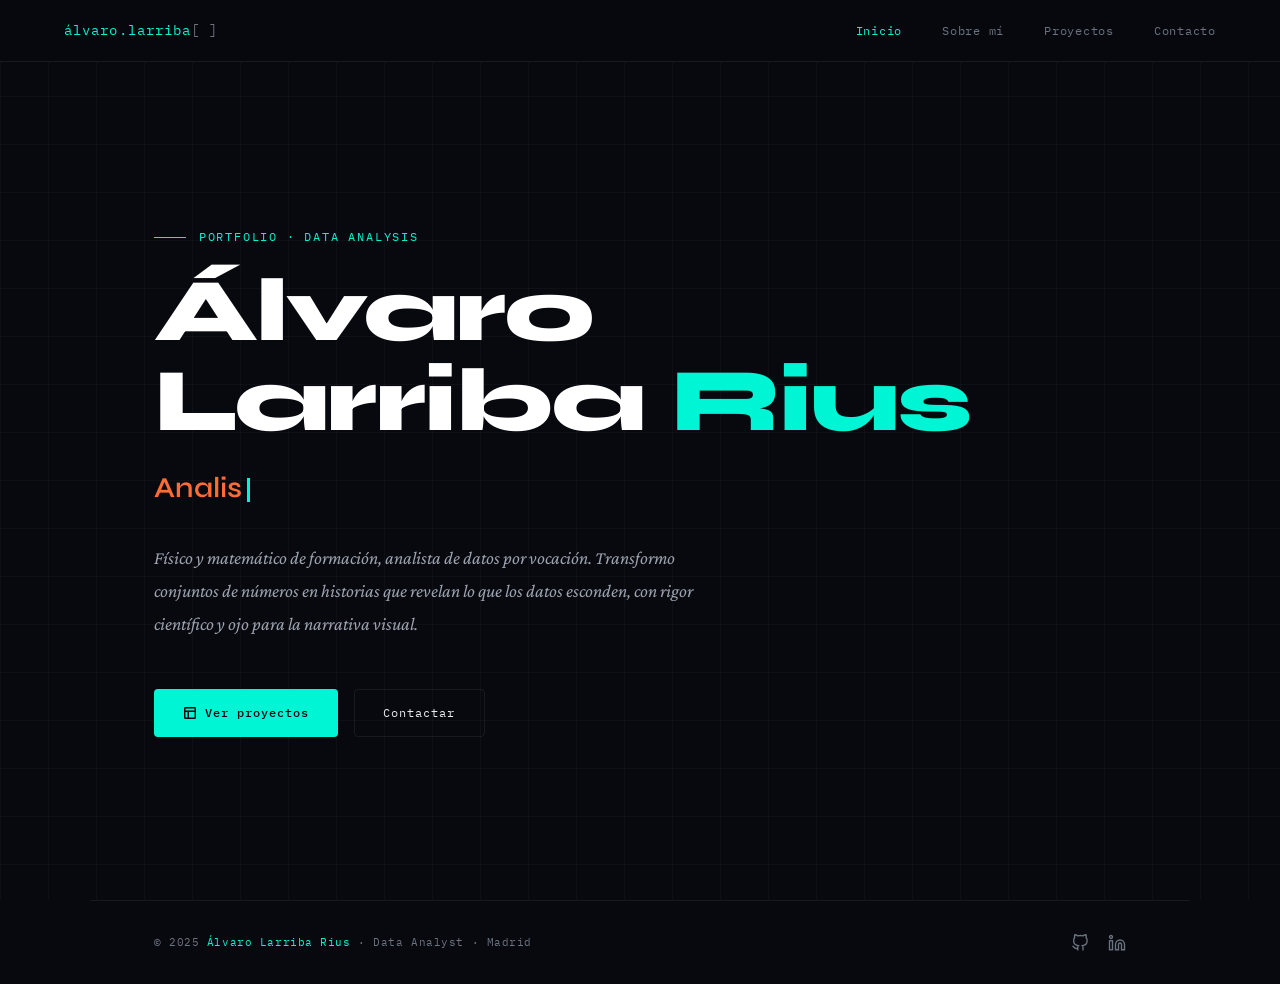
<file: index.html>
<!DOCTYPE html>
<html lang="es">
<head>
  <meta charset="UTF-8" />
  <meta name="viewport" content="width=device-width, initial-scale=1.0" />
  <title>Álvaro Larriba · Data Analyst</title>
  <meta name="description" content="Portfolio personal de Álvaro Larriba Rius, analista de datos. Proyectos con SQL, Power BI y Excel — metodología, gráficos y conclusiones." />

  <!-- Open Graph (LinkedIn, WhatsApp, Slack, Facebook…) -->
  <meta property="og:type" content="website" />
  <meta property="og:url" content="https://alvaro-larry.github.io/Portfolio/" />
  <meta property="og:title" content="Portfolio · Análisis de Datos — Álvaro Larriba" />
  <meta property="og:description" content="Web personal con mis proyectos de análisis de datos: metodología, gráficos y conclusiones." />
  <meta property="og:image" content="https://alvaro-larry.github.io/Portfolio/assets/images/og-image.jpg" />
  <meta property="og:image:width" content="1920" />
  <meta property="og:image:height" content="1080" />
  <meta property="og:locale" content="es_ES" />

  <!-- Twitter / X Card -->
  <meta name="twitter:card" content="summary_large_image" />
  <meta name="twitter:title" content="Portfolio · Análisis de Datos — Álvaro Larriba" />
  <meta name="twitter:description" content="Web personal con mis proyectos de análisis de datos: metodología, gráficos y conclusiones." />
  <meta name="twitter:image" content="https://alvaro-larry.github.io/Portfolio/assets/images/og-image.jpg" />

  <link rel="preconnect" href="https://fonts.googleapis.com" />
  <link rel="preconnect" href="https://fonts.gstatic.com" crossorigin />
  <link href="https://fonts.googleapis.com/css2?family=Syne:wght@400;600;700;800&family=IBM+Plex+Mono:wght@300;400;500&family=Crimson+Pro:ital,wght@0,300;0,400;1,300&display=swap" rel="stylesheet" />
  <link rel="stylesheet" href="css/styles.css">
</head>
<body>

  <nav>
    <div class="nav-logo">álvaro.larriba<span style="color:var(--muted)">[ ]</span></div>
    <ul class="nav-links">
      <li><a href="#hero">Inicio</a></li>
      <li><a href="#about">Sobre mí</a></li>
      <li><a href="#projects">Proyectos</a></li>
      <li><a href="#contact">Contacto</a></li>
    </ul>
  </nav>

  <main class="page-wrapper">

  <!-- HERO -->
  <section id="hero" class="page-view active">
    <div>
      <div class="hero-tag">Portfolio · Data Analysis</div>
      <h1>Álvaro<br>Larriba <span class="accent">Rius</span></h1>
      <div class="hero-role"><span></span><span class="cursor"></span></div>
      <p class="hero-desc">
        Físico y matemático de formación, analista de datos por vocación.
        Transformo conjuntos de números en historias que revelan lo que los datos
        esconden, con rigor científico y ojo para la narrativa visual.
      </p>
      <div class="hero-ctas">
        <a href="#projects" class="btn btn-primary">
          <svg width="14" height="14" viewBox="0 0 24 24" fill="none" stroke="currentColor" stroke-width="2.5"><rect x="3" y="3" width="18" height="18" rx="1"/><path d="M3 9h18M9 21V9"/></svg>
          Ver proyectos
        </a>
        <a href="#contact" class="btn btn-ghost">Contactar</a>
      </div>
    </div>
  </section>

  <!-- ABOUT -->
  <section id="about" class="page-view">
    <div class="section-inner">
      <div class="section-label">Sobre mí</div>
      <h2>Quién soy y qué hago</h2>
      <div class="about-grid">
        <div class="about-text">
          <p>Vengo de un <strong>Doble Grado en Física y Matemáticas</strong> en la Universidad Complutense de Madrid (UCM), y esa formación ha desarrollado mucho mi manera de pensar. Tiendo a ir a lo <span class="accent">fundamental</span>, intentar entender bien las cosas antes de dar nada por hecho, y no conformarme con explicaciones superficiales.</p>
          <p>Me interesa el <span class="accent">análisis de datos</span> porque me permite unir esa forma de pensar con algo más concreto: entender lo que hay detrás de la información y poder explicarlo de manera clara. Pero, en general, también me atrae todo aquello que tenga que ver con comprender cómo funcionan las cosas, no solo a nivel técnico, sino en un sentido más amplio.</p>
          <p>Vivo las cosas con bastante <span class="accent">necesidad de sentido</span>: me interesa la filosofía, la historia, el arte y todo lo que ayude a pensar mejor el mundo y la experiencia humana. Creo que eso también influye en cómo trabajo y cómo me acerco a cualquier problema, aunque no siempre sea explícito.</p>
          <p>En este <span class="accent">portafolio</span>, encontrarás proyectos que reflejan mi enfoque y mi filosofía personal aplicados al análisis de datos.</p>
          <p>Vivo en Madrid y estoy abierto a oportunidades y colaboraciones.</p>
        </div>
        <div class="about-facts">
          <div class="fact-item">
            <div class="fact-icon">🎓</div>
            <div><div class="fact-label">Formación</div><div class="fact-value">Doble Grado Física + Matemáticas</div></div>
          </div>
          <div class="fact-item">
            <div class="fact-icon">🔬</div>
            <div><div class="fact-label">Enfoque</div><div class="fact-value">Análisis cuantitativo · Visualización · Comunicación</div></div>
          </div>
          <div class="fact-item">
            <div class="fact-icon">🎮</div>
            <div><div class="fact-label">Hobbies e intereses</div><div class="fact-value">Filosofía · Cine · Historia · Gimnasio</div></div>
          </div>
        </div>
      </div>

      <div style="margin-top:2.5rem;">
        <p style="font-family:'IBM Plex Mono',monospace;font-size:0.78rem;letter-spacing:0.12em;text-transform:uppercase;color:var(--orange);margin-bottom:1rem;">Herramientas &amp; skills</p>
        <p style="color:#9ca3af;max-width:780px;line-height:1.7;margin-bottom:1.5rem;">Trabajo con herramientas consolidadas y mantengo una actitud de aprendizaje constante. Aquí tienes un resumen de lo que manejo y de lo que sigo desarrollando.</p>
        <div class="skills-grid">
          <div class="skill-card fade-up">
            <div class="skill-cat">Análisis &amp; datos</div>
            <div class="skill-title">Herramientas principales</div>
            <div class="skill-tags">
              <span class="tag solid">Excel</span>
              <span class="tag solid">SQL</span>
              <span class="tag solid">Power BI</span>
              <span class="tag learning">Python ↗</span>
            </div>
          </div>
          <div class="skill-card fade-up">
            <div class="skill-cat">Base científica</div>
            <div class="skill-title">Fundamento matemático</div>
            <div class="skill-tags">
              <span class="tag solid">Estadística</span>
              <span class="tag solid">Cálculo</span>
              <span class="tag solid">Álgebra lineal</span>
              <span class="tag solid">Optimización matemática</span>
            </div>
          </div>
          </div>
          <div class="skill-card fade-up">
            <div class="skill-cat">Habilidades blandas</div>
            <div class="skill-title">Pensamiento &amp; comunicación</div>
            <div class="skill-tags">
              <span class="tag solid">Pensamiento lógico</span>
              <span class="tag solid">Abstracción</span>
              <span class="tag solid">Creatividad</span>
              <span class="tag solid">Comunicación</span>
            </div>
          </div>
        </div>
        <p style="margin-top:1.5rem;font-family:'IBM Plex Mono',monospace;font-size:0.7rem;color:var(--muted);">↗ = actualmente aprendiendo / consolidando</p>
      </div>
    </div>
  </section>

  <!-- PROJECTS -->
  <section id="projects" class="page-view">
    <div class="section-inner">
      <div class="section-label">Proyectos</div>
      <h2>Análisis y trabajos</h2>

      <a href="https://github.com/alvaro-larry/Portfolio" target="_blank" rel="noopener" class="repo-banner">
        <svg width="28" height="28" viewBox="0 0 24 24" fill="none" stroke="currentColor" stroke-width="1.8"><path d="M9 19c-5 1.5-5-2.5-7-3m14 6v-3.87a3.37 3.37 0 00-.94-2.61c3.14-.35 6.44-1.54 6.44-7A5.44 5.44 0 0020 4.77 5.07 5.07 0 0019.91 1S18.73.65 16 2.48a13.38 13.38 0 00-7 0C6.27.65 5.09 1 5.09 1A5.07 5.07 0 005 4.77a5.44 5.44 0 00-1.5 3.78c0 5.42 3.3 6.61 6.44 7A3.37 3.37 0 009 18.13V22"/></svg>
        <div class="repo-banner-text">
          <div class="repo-banner-label">Repositorio de GitHub de este portfolio</div>
          <div class="repo-banner-url">github.com/alvaro-larry/Portfolio</div>
        </div>
        <div class="repo-banner-arrow">→</div>
      </a>

      <div class="projects-grid">

        <!-- ═══════════════════════════════════════════════════
             PLANTILLA PARA NUEVOS PROYECTOS
             Copia este bloque, descoméntalo y rellena los datos.
             ════════════════════════════════════════════════════
        <div class="project-card">
          <div class="project-thumb">
            <img src="projects/nombre-proyecto/preview.png" alt="Preview" style="width:100%;height:100%;object-fit:cover;" />
          </div>
          <div class="project-body">
            <div class="project-tags">
              <span class="project-tag">Python</span>
              <span class="project-tag">Power BI</span>
            </div>
            <div class="project-title">Título del Proyecto</div>
            <p class="project-desc">Descripción breve del análisis, qué datos se usaron y qué se descubrió.</p>
            <div class="project-links">
              <a href="projects/nombre-proyecto/" class="project-link">
                <svg width="12" height="12" viewBox="0 0 24 24" fill="none" stroke="currentColor" stroke-width="2"><path d="M18 13v6a2 2 0 01-2 2H5a2 2 0 01-2-2V8a2 2 0 012-2h6"/><polyline points="15 3 21 3 21 9"/><line x1="10" y1="14" x2="21" y2="3"/></svg>
                Ver análisis
              </a>
              <a href="https://github.com/alvaro-larry/REPO" class="project-link">GitHub</a>
            </div>
          </div>
        </div>
        -->

        <div class="project-card">
          <a href="projects/proyecto-1/index.html" class="project-thumb-link">
            <div class="project-thumb">
              <div class="project-thumb-placeholder">
                <span style="font-family:'IBM Plex Mono',monospace;font-size:0.65rem;color:var(--muted);letter-spacing:0.1em;">
                  PROYECTO 01 · VIDEO GAMES
                </span>
              </div>
            </div>
          </a>

          <div class="project-body">
            <div class="project-tags">
              <span class="project-tag">SQL</span>
              <span class="project-tag">Power BI</span>
              <span class="project-tag">Excel</span>
            </div>

            <div class="project-title"><a href="projects/proyecto-1/index.html" class="project-title-link">Video Game Sales Analysis (1980–2016)</a></div>

            <p class="project-desc">
              Análisis exploratorio del mercado global de videojuegos: 16.712 títulos y ~8.918M unidades vendidas. Qué vende, qué predice el éxito comercial y cómo cambian las preferencias por región.
            </p>

            <div class="project-links">
              <a href="projects/proyecto-1/index.html" class="project-link">
                <svg width="12" height="12" viewBox="0 0 24 24" fill="none" stroke="currentColor" stroke-width="2"><path d="M18 13v6a2 2 0 01-2 2H5a2 2 0 01-2-2V8a2 2 0 012-2h6"/><polyline points="15 3 21 3 21 9"/><line x1="10" y1="14" x2="21" y2="3"/></svg>
                Ver análisis
              </a>
              <a href="https://github.com/alvaro-larry/Portfolio/tree/main/projects/proyecto-1" target="_blank" rel="noopener" class="project-link">
                GitHub
              </a>
            </div>
          </div>
        </div>

        <div class="project-card coming-soon">
          <div class="project-thumb">
            <div class="project-thumb-placeholder">
              <svg width="40" height="40" viewBox="0 0 24 24" fill="none" stroke="currentColor" stroke-width="1.5"><rect x="3" y="3" width="18" height="18" rx="2"/><path d="M3 9h18M9 21V9"/></svg>
              <span style="font-family:'IBM Plex Mono',monospace;font-size:0.65rem;color:var(--muted);letter-spacing:0.1em;">PRÓXIMAMENTE</span>
            </div>
          </div>
          <div class="project-body">
            <div class="project-title" style="color:var(--muted)">Proyecto #2</div>
            <p class="project-desc">En preparación…</p>
          </div>
        </div>

      </div>
    </div>
  </section>

  <!-- CONTACT -->
  <section id="contact" class="page-view">
    <div class="section-inner">
      <div class="section-label">Contacto</div>
      <h2>Hablemos</h2>
      <div class="contact-grid">
        <div>
          <p class="contact-text">¿Tienes un proyecto de datos interesante, una propuesta de colaboración o simplemente quieres intercambiar ideas? Escríbeme por cualquiera de estos canales.</p>
          <div class="contact-links">
            <a href="mailto:alvarolarriba@gmail.com" class="contact-item">
              <svg width="18" height="18" viewBox="0 0 24 24" fill="none" stroke="currentColor" stroke-width="1.8"><rect x="2" y="4" width="20" height="16" rx="2"/><path d="M2 7l10 7 10-7"/></svg>
              <div class="contact-detail"><span class="contact-type">Email</span><span class="contact-val">alvarolarriba@gmail.com</span></div>
            </a>
            <a href="https://www.linkedin.com/in/alvaro-larriba-ab62903aa" target="_blank" rel="noopener" class="contact-item">
              <svg width="18" height="18" viewBox="0 0 24 24" fill="none" stroke="currentColor" stroke-width="1.8"><path d="M16 8a6 6 0 016 6v7h-4v-7a2 2 0 00-2-2 2 2 0 00-2 2v7h-4v-7a6 6 0 016-6z"/><rect x="2" y="9" width="4" height="12"/><circle cx="4" cy="4" r="2"/></svg>
              <div class="contact-detail"><span class="contact-type">LinkedIn</span><span class="contact-val">Álvaro Larriba Rius</span></div>
            </a>
            <a href="https://github.com/alvaro-larry" target="_blank" rel="noopener" class="contact-item">
              <svg width="18" height="18" viewBox="0 0 24 24" fill="none" stroke="currentColor" stroke-width="1.8"><path d="M9 19c-5 1.5-5-2.5-7-3m14 6v-3.87a3.37 3.37 0 00-.94-2.61c3.14-.35 6.44-1.54 6.44-7A5.44 5.44 0 0020 4.77 5.07 5.07 0 0019.91 1S18.73.65 16 2.48a13.38 13.38 0 00-7 0C6.27.65 5.09 1 5.09 1A5.07 5.07 0 005 4.77a5.44 5.44 0 00-1.5 3.78c0 5.42 3.3 6.61 6.44 7A3.37 3.37 0 009 18.13V22"/></svg>
              <div class="contact-detail"><span class="contact-type">GitHub</span><span class="contact-val">alvaro-larry</span></div>
            </a>
            <a href="tel:+34617322310" class="contact-item">
              <svg width="18" height="18" viewBox="0 0 24 24" fill="none" stroke="currentColor" stroke-width="1.8"><path d="M22 16.92v3a2 2 0 01-2.18 2 19.79 19.79 0 01-8.63-3.07A19.5 19.5 0 013.07 9.81a19.79 19.79 0 01-3.07-8.68A2 2 0 012.18 0h3a2 2 0 012 1.72 12.84 12.84 0 00.7 2.81 2 2 0 01-.45 2.11L6.91 7.91A16 16 0 0016.09 17l1.27-1.27a2 2 0 012.11-.45 12.84 12.84 0 002.81.7A2 2 0 0122 17.92z"/></svg>
              <div class="contact-detail"><span class="contact-type">Teléfono</span><span class="contact-val">+34 617 322 310</span></div>
            </a>
          </div>
        </div>
        <div class="contact-map">
          <div class="map-label">📍 Ubicación</div>
          <div class="map-location">Madrid, España</div>
        </div>
      </div>
    </div>
  </section>

  </main>

  <footer>
    <div class="footer-copy">© 2025 <span>Álvaro Larriba Rius</span> · Data Analyst · Madrid</div>
    <div class="footer-socials">
      <a href="https://github.com/alvaro-larry" target="_blank" rel="noopener" title="GitHub">
        <svg width="18" height="18" viewBox="0 0 24 24" fill="none" stroke="currentColor" stroke-width="1.8"><path d="M9 19c-5 1.5-5-2.5-7-3m14 6v-3.87a3.37 3.37 0 00-.94-2.61c3.14-.35 6.44-1.54 6.44-7A5.44 5.44 0 0020 4.77 5.07 5.07 0 0019.91 1S18.73.65 16 2.48a13.38 13.38 0 00-7 0C6.27.65 5.09 1 5.09 1A5.07 5.07 0 005 4.77a5.44 5.44 0 00-1.5 3.78c0 5.42 3.3 6.61 6.44 7A3.37 3.37 0 009 18.13V22"/></svg>
      </a>
      <a href="https://www.linkedin.com/in/alvaro-larriba-ab62903aa" target="_blank" rel="noopener" title="LinkedIn">
        <svg width="18" height="18" viewBox="0 0 24 24" fill="none" stroke="currentColor" stroke-width="1.8"><path d="M16 8a6 6 0 016 6v7h-4v-7a2 2 0 00-2-2 2 2 0 00-2 2v7h-4v-7a6 6 0 016-6z"/><rect x="2" y="9" width="4" height="12"/><circle cx="4" cy="4" r="2"/></svg>
      </a>
    </div>
  </footer>

  <script src="js/main.js"></script>

</body>
</html>
</file>
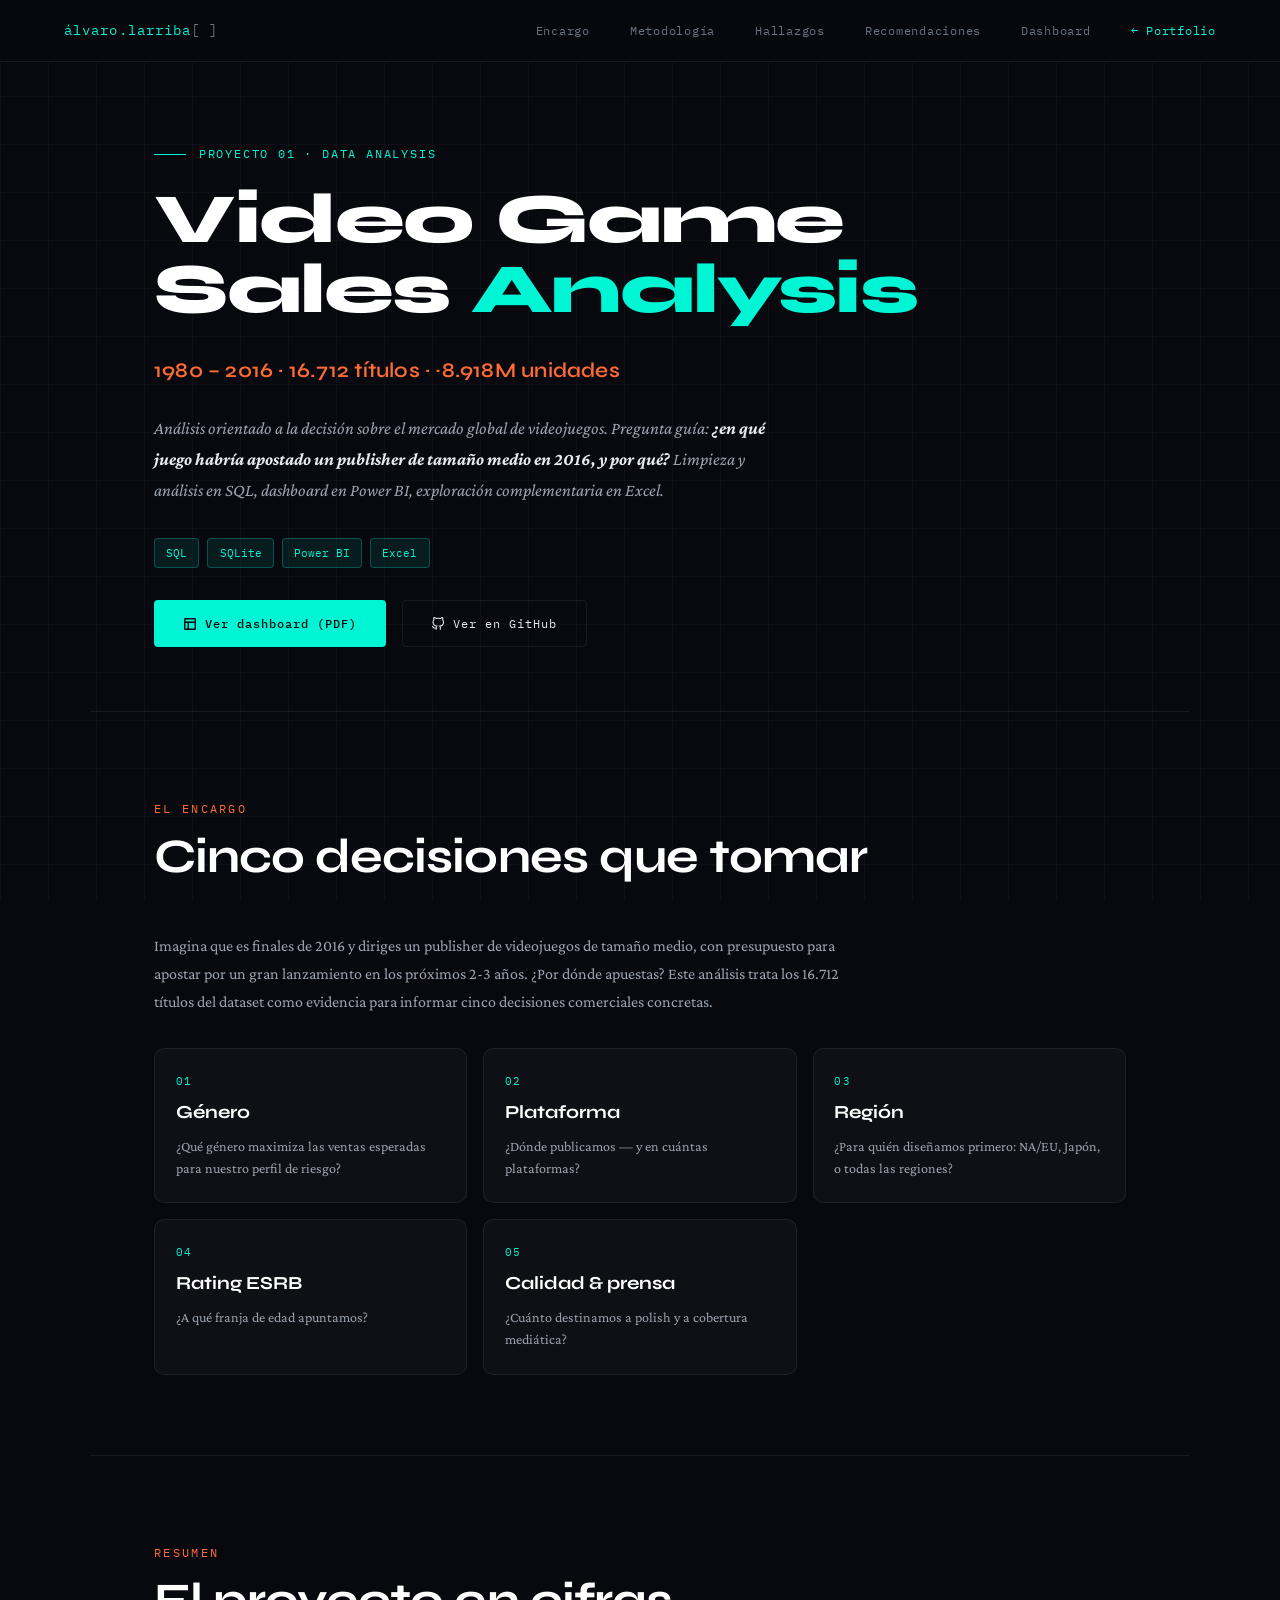
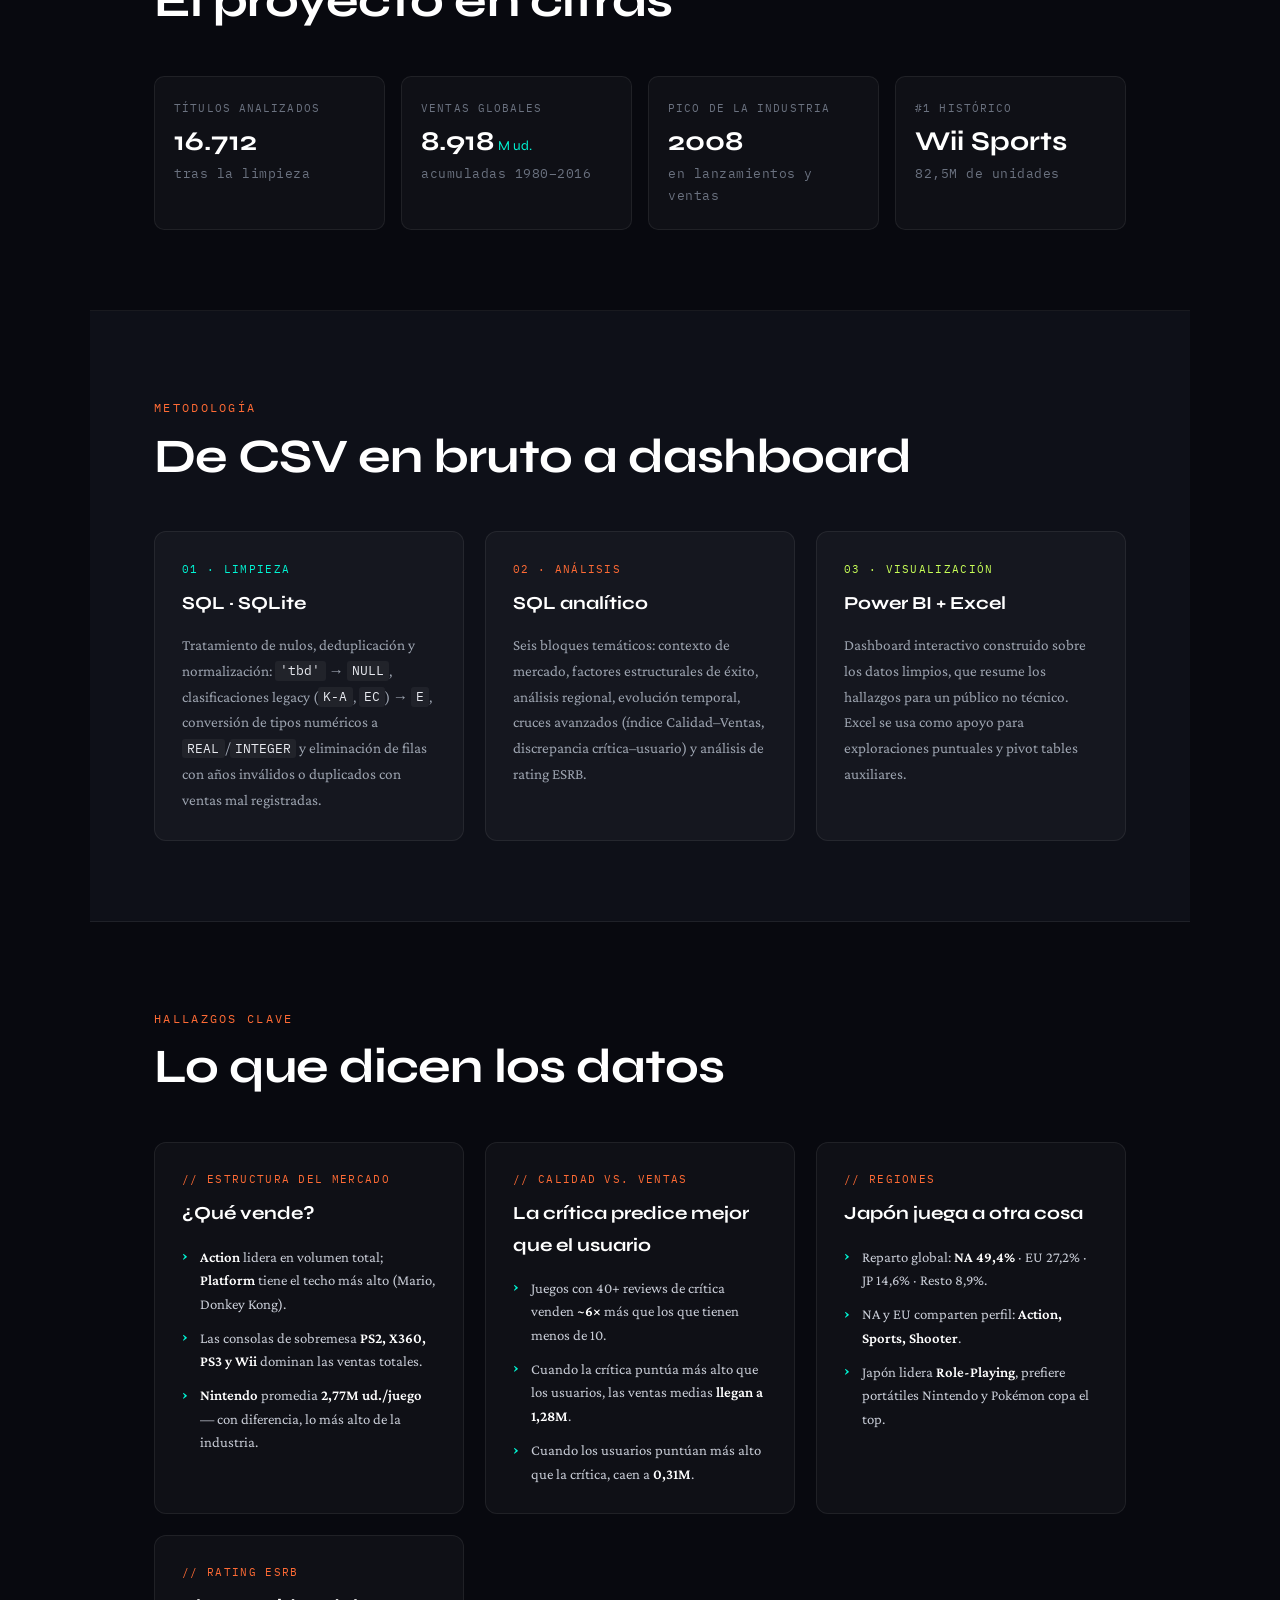
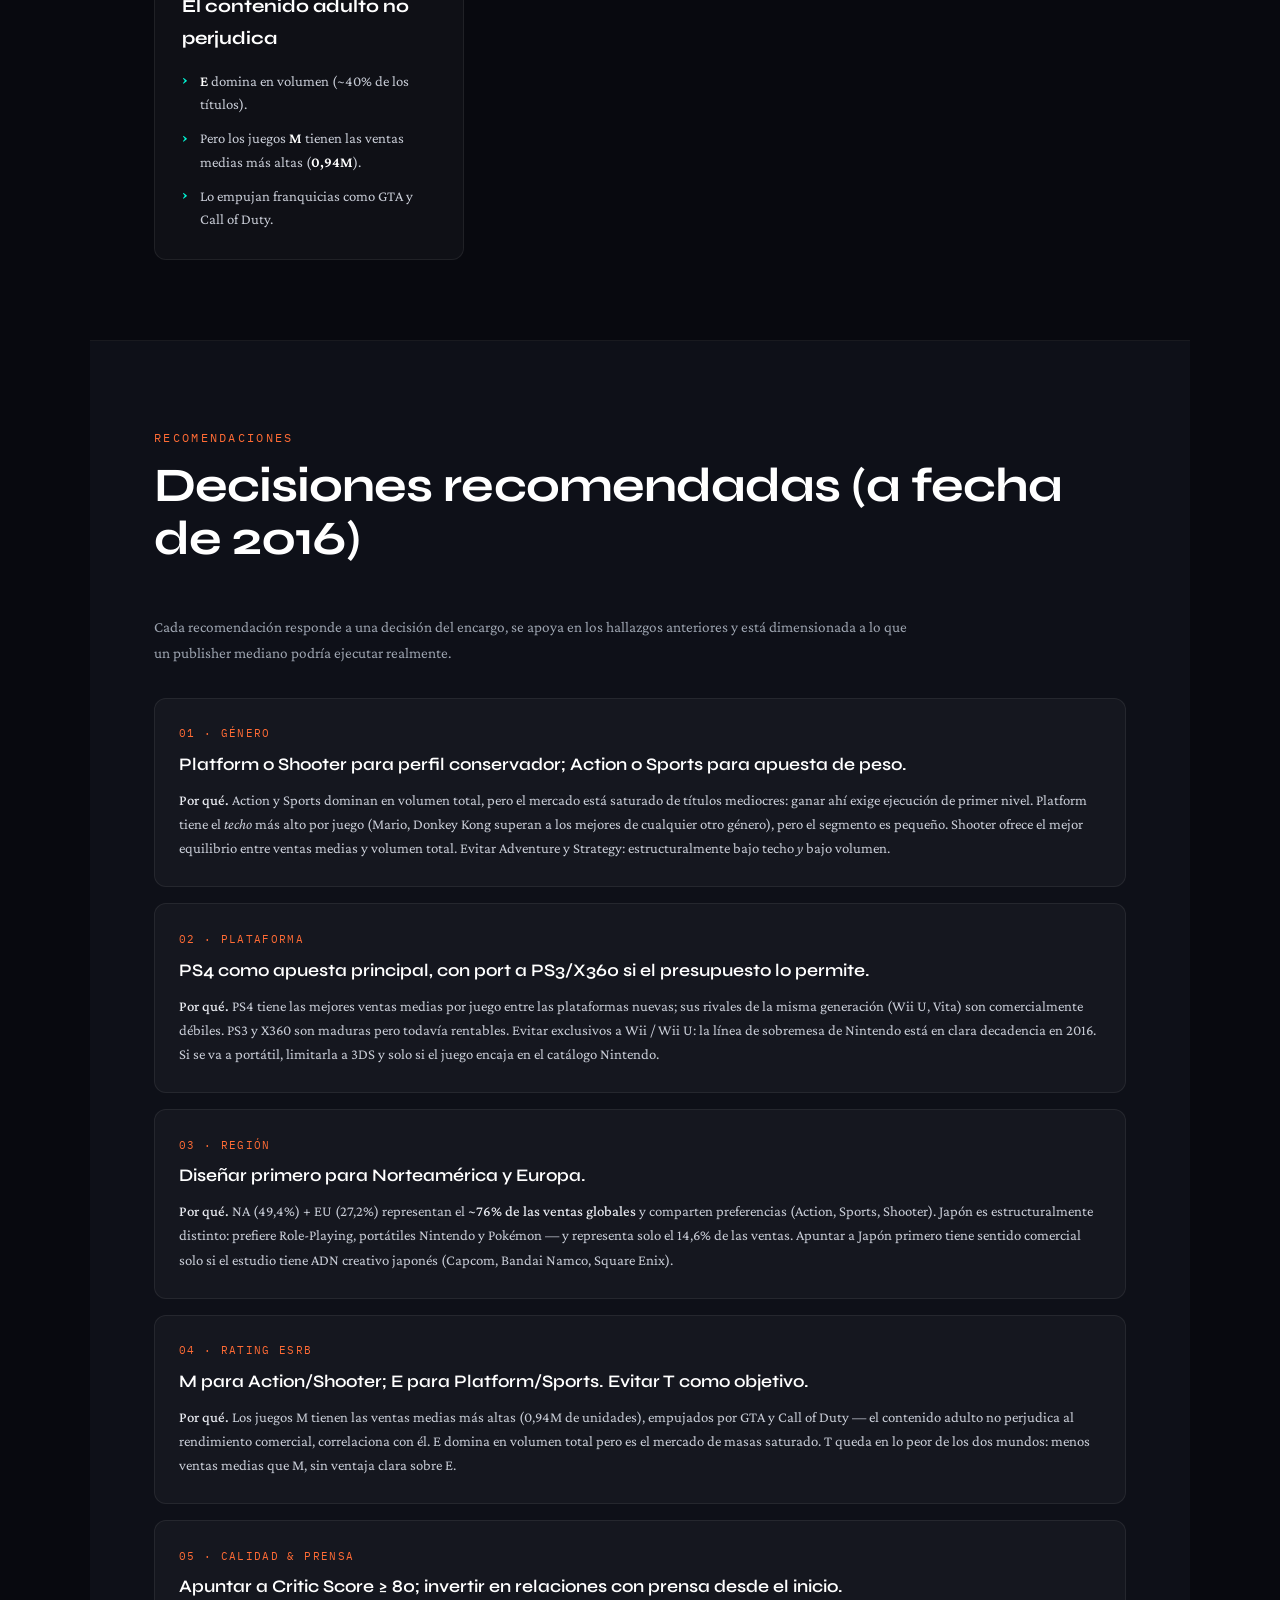
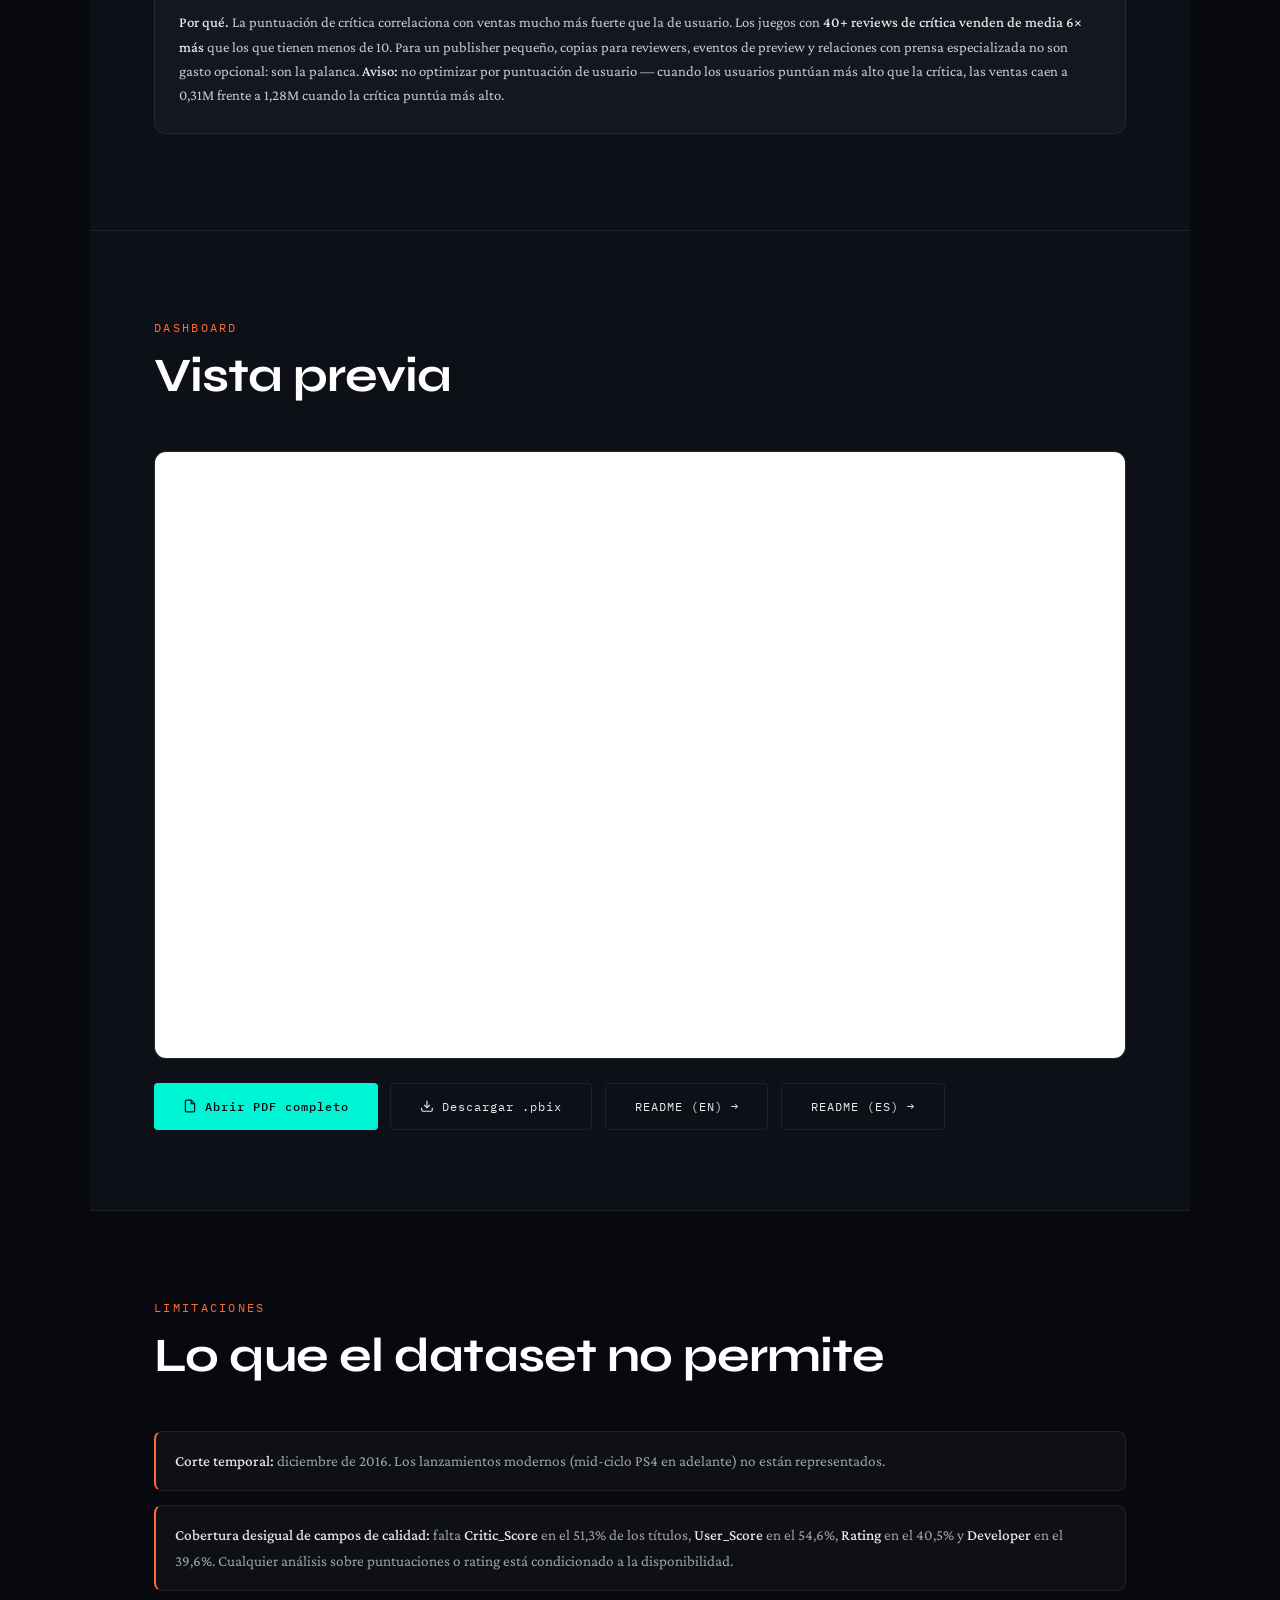
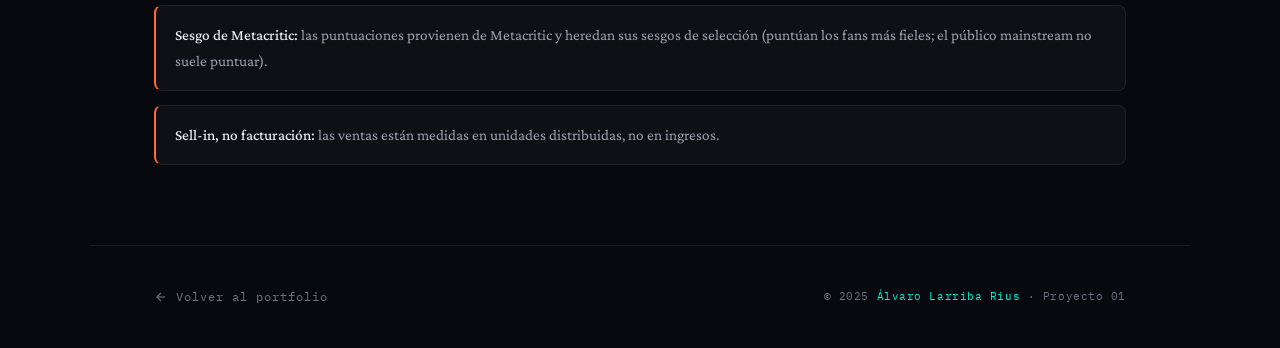
<file: projects/proyecto-1/index.html>
<!DOCTYPE html>
<html lang="es">
<head>
  <meta charset="UTF-8" />
  <meta name="viewport" content="width=device-width, initial-scale=1.0" />
  <title>Video Game Sales Analysis (1980–2016) · Álvaro Larriba</title>
  <meta name="description" content="Análisis exploratorio del mercado global de videojuegos: 16.712 títulos, ~8.918M unidades vendidas. SQL + Power BI + Excel." />

  <!-- Open Graph (LinkedIn, WhatsApp, Slack, Facebook…) -->
  <meta property="og:type" content="article" />
  <meta property="og:url" content="https://alvaro-larry.github.io/Portfolio/projects/proyecto-1/" />
  <meta property="og:title" content="Video Game Sales Analysis (1980–2016) — Proyecto 01" />
  <meta property="og:description" content="Análisis del mercado global de videojuegos sobre 16.712 títulos: SQL, Power BI y Excel. Qué vende, qué predice el éxito y cómo cambian las preferencias por región." />
  <meta property="og:image" content="https://alvaro-larry.github.io/Portfolio/assets/images/og-image.jpg" />
  <meta property="og:image:width" content="1920" />
  <meta property="og:image:height" content="1080" />
  <meta property="og:locale" content="es_ES" />

  <!-- Twitter / X Card -->
  <meta name="twitter:card" content="summary_large_image" />
  <meta name="twitter:title" content="Video Game Sales Analysis (1980–2016)" />
  <meta name="twitter:description" content="Análisis del mercado global de videojuegos sobre 16.712 títulos: SQL, Power BI y Excel." />
  <meta name="twitter:image" content="https://alvaro-larry.github.io/Portfolio/assets/images/og-image.jpg" />

  <link rel="preconnect" href="https://fonts.googleapis.com" />
  <link rel="preconnect" href="https://fonts.gstatic.com" crossorigin />
  <link href="https://fonts.googleapis.com/css2?family=Syne:wght@400;600;700;800&family=IBM+Plex+Mono:wght@300;400;500&family=Crimson+Pro:ital,wght@0,300;0,400;1,300&display=swap" rel="stylesheet" />
  <link rel="stylesheet" href="../../css/styles.css" />

  <style>
    /* ============================================
       OVERRIDES sobre el styles.css del portfolio
       (el portfolio usa scroll oculto con page-view;
        aquí queremos scroll natural de página única)
       ============================================ */
    body { overflow: auto; }
    main.project-page { position: relative; z-index: 1; max-width: 1100px; margin: 0 auto; }

    /* HERO del proyecto */
    .project-hero {
      padding: 9rem 4rem 4rem;
      border-bottom: 1px solid var(--border);
    }
    .project-hero h1 {
      font-size: clamp(2.4rem, 5.5vw, 4.8rem);
      margin-bottom: 0.4em;
    }
    .project-hero .project-meta {
      font-family: 'Syne', sans-serif;
      font-size: clamp(1rem, 2vw, 1.3rem);
      font-weight: 600;
      color: var(--orange);
      margin-bottom: 1.6rem;
      letter-spacing: 0.01em;
    }
    .project-hero .project-lead {
      font-size: 1.1rem; color: #9ca3af;
      max-width: 640px; line-height: 1.75;
      margin-bottom: 2rem; font-style: italic;
    }
    .hero-tags {
      display: flex; flex-wrap: wrap; gap: 0.5rem;
      margin-bottom: 2rem;
    }
    .hero-tags .tag { color: var(--cyan); background: rgba(0,245,212,0.08); border-color: rgba(0,245,212,0.25); }

    /* Secciones */
    .project-section {
      padding: 5rem 4rem;
      border-bottom: 1px solid var(--border);
    }
    .project-section:last-of-type { border-bottom: none; }

    /* Estadísticas */
    .stats-grid {
      display: grid;
      grid-template-columns: repeat(auto-fit, minmax(200px, 1fr));
      gap: 1rem;
      margin-top: 1rem;
    }
    .stat-card {
      background: var(--card); border: 1px solid var(--border);
      border-radius: 10px; padding: 1.4rem 1.2rem;
      transition: border-color 0.2s, transform 0.2s;
    }
    .stat-card:hover { border-color: rgba(0,245,212,0.25); transform: translateY(-2px); }
    .stat-label {
      font-family: 'IBM Plex Mono', monospace;
      font-size: 0.68rem; letter-spacing: 0.1em; text-transform: uppercase;
      color: var(--muted); margin-bottom: 0.6rem;
    }
    .stat-value {
      font-family: 'Syne', sans-serif; font-size: 1.7rem;
      font-weight: 700; color: #fff; line-height: 1.1;
    }
    .stat-value .unit {
      font-size: 0.85rem; color: var(--cyan); margin-left: 0.25em; font-weight: 400;
    }
    .stat-sub {
      margin-top: 0.4rem; font-size: 0.8rem; color: var(--muted);
      font-family: 'IBM Plex Mono', monospace; letter-spacing: 0.04em;
    }

    /* Metodología */
    .method-grid {
      display: grid;
      grid-template-columns: repeat(auto-fit, minmax(260px, 1fr));
      gap: 1.3rem;
    }
    .method-card {
      background: var(--card); border: 1px solid var(--border);
      border-radius: 12px; padding: 1.7rem;
      position: relative; overflow: hidden;
      transition: transform 0.25s, border-color 0.25s;
    }
    .method-card::before {
      content: ''; position: absolute; top: 0; left: 0; right: 0; height: 3px;
      background: var(--ac, var(--cyan));
      transform: scaleX(0); transform-origin: left;
      transition: transform 0.3s;
    }
    .method-card:hover { transform: translateY(-3px); }
    .method-card:hover::before { transform: scaleX(1); }
    .method-card:nth-child(1) { --ac: var(--cyan); }
    .method-card:nth-child(2) { --ac: var(--orange); }
    .method-card:nth-child(3) { --ac: var(--lime); }
    .method-step {
      font-family: 'IBM Plex Mono', monospace;
      font-size: 0.68rem; letter-spacing: 0.12em;
      text-transform: uppercase; color: var(--ac, var(--cyan));
      margin-bottom: 0.6rem;
    }
    .method-title {
      font-family: 'Syne', sans-serif; font-size: 1.15rem;
      font-weight: 700; color: #fff; margin-bottom: 0.8rem;
    }
    .method-body {
      font-size: 0.95rem; color: #9ca3af; line-height: 1.7;
    }
    .method-body code {
      font-family: 'IBM Plex Mono', monospace; font-size: 0.85em;
      background: rgba(255,255,255,0.05); padding: 0.1em 0.4em;
      border-radius: 3px; color: var(--text);
    }

    /* Hallazgos */
    .findings-grid {
      display: grid;
      grid-template-columns: repeat(auto-fit, minmax(280px, 1fr));
      gap: 1.3rem;
    }
    .finding-card {
      background: var(--card); border: 1px solid var(--border);
      border-radius: 12px; padding: 1.7rem;
      transition: border-color 0.2s, transform 0.2s;
    }
    .finding-card:hover { border-color: rgba(255,107,53,0.25); transform: translateY(-2px); }
    .finding-head {
      font-family: 'IBM Plex Mono', monospace;
      font-size: 0.68rem; letter-spacing: 0.12em;
      text-transform: uppercase; color: var(--orange);
      margin-bottom: 0.6rem;
    }
    .finding-title {
      font-family: 'Syne', sans-serif; font-size: 1.15rem;
      font-weight: 700; color: #fff; margin-bottom: 1rem;
    }
    .finding-card ul {
      list-style: none; padding: 0; margin: 0;
      display: flex; flex-direction: column; gap: 0.65rem;
    }
    .finding-card li {
      font-size: 0.92rem; color: #c8ccd6; line-height: 1.6;
      padding-left: 1.1rem; position: relative;
    }
    .finding-card li::before {
      content: '›'; position: absolute; left: 0; top: -0.1em;
      color: var(--cyan); font-weight: 700;
    }
    .finding-card strong { color: #fff; font-weight: 600; }

    /* Dashboard preview */
    .dashboard-frame {
      position: relative;
      border: 1px solid var(--border);
      border-radius: 12px; overflow: hidden;
      background: var(--card);
      aspect-ratio: 16 / 10;
      margin-bottom: 1.5rem;
    }
    .dashboard-frame iframe {
      width: 100%; height: 100%; border: 0;
      background: #fff;
    }
    .dashboard-fallback {
      display: none;
      padding: 3rem 2rem; text-align: center;
    }
    .dashboard-fallback svg { opacity: 0.5; margin-bottom: 1rem; }
    .dashboard-actions {
      display: flex; gap: 0.8rem; flex-wrap: wrap;
    }

    /* Limitaciones */
    .limits-list {
      list-style: none; padding: 0; margin: 0;
      display: flex; flex-direction: column; gap: 0.9rem;
    }
    .limits-list li {
      font-size: 0.95rem; color: #9ca3af; line-height: 1.7;
      padding: 1rem 1.2rem;
      background: var(--card); border: 1px solid var(--border);
      border-radius: 8px; border-left: 2px solid var(--orange);
    }
    .limits-list li strong { color: var(--text); font-weight: 500; }

    /* Footer del proyecto */
    .project-footer {
      padding: 2.5rem 4rem;
      display: flex; justify-content: space-between; align-items: center;
      gap: 1rem; flex-wrap: wrap;
      border-top: 1px solid var(--border);
    }
    .project-footer .back-link {
      font-family: 'IBM Plex Mono', monospace;
      font-size: 0.78rem; letter-spacing: 0.08em;
      color: var(--muted); transition: color 0.2s;
      display: inline-flex; align-items: center; gap: 0.5rem;
    }
    .project-footer .back-link:hover { color: var(--cyan); }
    .project-footer .footer-copy {
      font-family: 'IBM Plex Mono', monospace;
      font-size: 0.7rem; color: var(--muted);
    }
    .project-footer .footer-copy span { color: var(--cyan); }

    /* Encargo (brief) */
    .brief-context {
      font-size: 1rem; color: #9ca3af; line-height: 1.75;
      max-width: 720px; margin-bottom: 2rem;
    }
    .brief-grid {
      display: grid;
      grid-template-columns: repeat(auto-fit, minmax(260px, 1fr));
      gap: 1rem;
    }
    .brief-item {
      padding: 1.4rem 1.3rem;
      background: var(--card); border: 1px solid var(--border);
      border-radius: 10px; transition: border-color 0.2s, transform 0.2s;
    }
    .brief-item:hover { border-color: var(--cyan); transform: translateY(-2px); }
    .brief-num {
      font-family: 'IBM Plex Mono', monospace;
      font-size: 0.7rem; letter-spacing: 0.12em; color: var(--cyan);
      margin-bottom: 0.4rem;
    }
    .brief-decision {
      font-family: 'Syne', sans-serif; font-size: 1.15rem;
      font-weight: 700; color: #fff; margin-bottom: 0.5rem;
    }
    .brief-question {
      font-size: 0.88rem; color: #9ca3af; line-height: 1.55;
    }

    /* Recomendaciones */
    .rec-intro {
      font-size: 0.95rem; color: #9ca3af; line-height: 1.7;
      max-width: 760px; margin-bottom: 2rem;
    }
    .rec-card {
      padding: 1.6rem 1.5rem;
      background: var(--card); border: 1px solid var(--border);
      border-radius: 12px; margin-bottom: 1rem;
      transition: border-color 0.2s;
    }
    .rec-card:hover { border-color: var(--orange); }
    .rec-num {
      font-family: 'IBM Plex Mono', monospace;
      font-size: 0.7rem; letter-spacing: 0.12em; text-transform: uppercase;
      color: var(--orange); margin-bottom: 0.6rem;
    }
    .rec-recommend {
      font-family: 'Syne', sans-serif; font-size: 1.1rem;
      font-weight: 600; color: #fff; margin-bottom: 0.7rem;
      line-height: 1.35;
    }
    .rec-why {
      font-size: 0.92rem; color: #c8ccd6; line-height: 1.65;
    }
    .rec-why strong { color: var(--text); font-weight: 500; }

    /* Responsive */
    @media (max-width: 768px) {
      .project-hero { padding: 7rem 1.5rem 3rem; }
      .project-section { padding: 3.5rem 1.5rem; }
      .project-footer { padding: 1.8rem 1.5rem; }
      .dashboard-frame { aspect-ratio: 4 / 5; }
    }
    @media (max-width: 480px) {
      .project-hero { padding: 6rem 1rem 2.5rem; }
      .project-section { padding: 2.8rem 1rem; }
      .project-footer { padding: 1.4rem 1rem; }
      .stat-value { font-size: 1.4rem; }
      .dashboard-frame { display: none; }
      .dashboard-fallback { display: block; }
    }
  </style>
</head>
<body>

  <!-- NAV -->
  <nav>
    <a href="../../index.html" class="nav-logo">álvaro.larriba<span style="color:var(--muted)">[ ]</span></a>
    <ul class="nav-links">
      <li><a href="#brief">Encargo</a></li>
      <li><a href="#methodology">Metodología</a></li>
      <li><a href="#findings">Hallazgos</a></li>
      <li><a href="#recommendations">Recomendaciones</a></li>
      <li><a href="#dashboard">Dashboard</a></li>
      <li><a href="../../index.html#projects" style="color:var(--cyan)">← Portfolio</a></li>
    </ul>
  </nav>

  <main class="project-page">

    <!-- HERO -->
    <section class="project-hero">
      <div class="hero-tag">Proyecto 01 · Data Analysis</div>
      <h1>Video Game<br>Sales <span class="accent">Analysis</span></h1>
      <div class="project-meta">1980 – 2016 · 16.712 títulos · ~8.918M unidades</div>
      <p class="project-lead">
        Análisis orientado a la decisión sobre el mercado global de videojuegos. Pregunta guía:
        <strong style="color:var(--text)">¿en qué juego habría apostado un publisher de tamaño medio en 2016, y por qué?</strong>
        Limpieza y análisis en SQL, dashboard en Power BI, exploración complementaria en Excel.
      </p>
      <div class="hero-tags">
        <span class="tag solid">SQL</span>
        <span class="tag solid">SQLite</span>
        <span class="tag solid">Power BI</span>
        <span class="tag solid">Excel</span>
      </div>
      <div class="hero-ctas">
        <a href="powerbi/Video%20Games%20Market%20Analysis.pdf" target="_blank" rel="noopener" class="btn btn-primary">
          <svg width="14" height="14" viewBox="0 0 24 24" fill="none" stroke="currentColor" stroke-width="2.5"><rect x="3" y="3" width="18" height="18" rx="1"/><path d="M3 9h18M9 21V9"/></svg>
          Ver dashboard (PDF)
        </a>
        <a href="https://github.com/alvaro-larry/Portfolio/tree/main/projects/proyecto-1" target="_blank" rel="noopener" class="btn btn-ghost">
          <svg width="14" height="14" viewBox="0 0 24 24" fill="none" stroke="currentColor" stroke-width="1.8"><path d="M9 19c-5 1.5-5-2.5-7-3m14 6v-3.87a3.37 3.37 0 00-.94-2.61c3.14-.35 6.44-1.54 6.44-7A5.44 5.44 0 0020 4.77 5.07 5.07 0 0019.91 1S18.73.65 16 2.48a13.38 13.38 0 00-7 0C6.27.65 5.09 1 5.09 1A5.07 5.07 0 005 4.77a5.44 5.44 0 00-1.5 3.78c0 5.42 3.3 6.61 6.44 7A3.37 3.37 0 009 18.13V22"/></svg>
          Ver en GitHub
        </a>
      </div>
    </section>

    <!-- EL ENCARGO (BRIEF) -->
    <section id="brief" class="project-section">
      <div class="section-label">El encargo</div>
      <h2>Cinco decisiones que tomar</h2>
      <p class="brief-context">
        Imagina que es finales de 2016 y diriges un publisher de videojuegos de tamaño medio, con presupuesto para apostar por un gran lanzamiento en los próximos 2-3 años. ¿Por dónde apuestas? Este análisis trata los 16.712 títulos del dataset como evidencia para informar cinco decisiones comerciales concretas.
      </p>
      <div class="brief-grid">
        <div class="brief-item">
          <div class="brief-num">01</div>
          <div class="brief-decision">Género</div>
          <div class="brief-question">¿Qué género maximiza las ventas esperadas para nuestro perfil de riesgo?</div>
        </div>
        <div class="brief-item">
          <div class="brief-num">02</div>
          <div class="brief-decision">Plataforma</div>
          <div class="brief-question">¿Dónde publicamos — y en cuántas plataformas?</div>
        </div>
        <div class="brief-item">
          <div class="brief-num">03</div>
          <div class="brief-decision">Región</div>
          <div class="brief-question">¿Para quién diseñamos primero: NA/EU, Japón, o todas las regiones?</div>
        </div>
        <div class="brief-item">
          <div class="brief-num">04</div>
          <div class="brief-decision">Rating ESRB</div>
          <div class="brief-question">¿A qué franja de edad apuntamos?</div>
        </div>
        <div class="brief-item">
          <div class="brief-num">05</div>
          <div class="brief-decision">Calidad &amp; prensa</div>
          <div class="brief-question">¿Cuánto destinamos a polish y a cobertura mediática?</div>
        </div>
      </div>
    </section>

    <!-- OVERVIEW -->
    <section id="overview" class="project-section">
      <div class="section-label">Resumen</div>
      <h2>El proyecto en cifras</h2>
      <div class="stats-grid">
        <div class="stat-card">
          <div class="stat-label">Títulos analizados</div>
          <div class="stat-value">16.712</div>
          <div class="stat-sub">tras la limpieza</div>
        </div>
        <div class="stat-card">
          <div class="stat-label">Ventas globales</div>
          <div class="stat-value">8.918<span class="unit">M ud.</span></div>
          <div class="stat-sub">acumuladas 1980–2016</div>
        </div>
        <div class="stat-card">
          <div class="stat-label">Pico de la industria</div>
          <div class="stat-value">2008</div>
          <div class="stat-sub">en lanzamientos y ventas</div>
        </div>
        <div class="stat-card">
          <div class="stat-label">#1 histórico</div>
          <div class="stat-value">Wii Sports</div>
          <div class="stat-sub">82,5M de unidades</div>
        </div>
      </div>
    </section>

    <!-- METHODOLOGY -->
    <section id="methodology" class="project-section" style="background: var(--bg2);">
      <div class="section-label">Metodología</div>
      <h2>De CSV en bruto a dashboard</h2>
      <div class="method-grid">

        <div class="method-card">
          <div class="method-step">01 · Limpieza</div>
          <div class="method-title">SQL · SQLite</div>
          <div class="method-body">
            Tratamiento de nulos, deduplicación y normalización: <code>'tbd'</code> → <code>NULL</code>,
            clasificaciones legacy (<code>K-A</code>, <code>EC</code>) → <code>E</code>, conversión de
            tipos numéricos a <code>REAL</code>/<code>INTEGER</code> y eliminación de filas con años
            inválidos o duplicados con ventas mal registradas.
          </div>
        </div>

        <div class="method-card">
          <div class="method-step">02 · Análisis</div>
          <div class="method-title">SQL analítico</div>
          <div class="method-body">
            Seis bloques temáticos: contexto de mercado, factores estructurales de éxito,
            análisis regional, evolución temporal, cruces avanzados (índice Calidad–Ventas,
            discrepancia crítica–usuario) y análisis de rating ESRB.
          </div>
        </div>

        <div class="method-card">
          <div class="method-step">03 · Visualización</div>
          <div class="method-title">Power BI + Excel</div>
          <div class="method-body">
            Dashboard interactivo construido sobre los datos limpios, que resume los hallazgos
            para un público no técnico. Excel se usa como apoyo para exploraciones puntuales y
            pivot tables auxiliares.
          </div>
        </div>

      </div>
    </section>

    <!-- FINDINGS -->
    <section id="findings" class="project-section">
      <div class="section-label">Hallazgos clave</div>
      <h2>Lo que dicen los datos</h2>
      <div class="findings-grid">

        <div class="finding-card">
          <div class="finding-head">// Estructura del mercado</div>
          <div class="finding-title">¿Qué vende?</div>
          <ul>
            <li><strong>Action</strong> lidera en volumen total; <strong>Platform</strong> tiene el techo más alto (Mario, Donkey Kong).</li>
            <li>Las consolas de sobremesa <strong>PS2, X360, PS3 y Wii</strong> dominan las ventas totales.</li>
            <li><strong>Nintendo</strong> promedia <strong>2,77M ud./juego</strong> — con diferencia, lo más alto de la industria.</li>
          </ul>
        </div>

        <div class="finding-card">
          <div class="finding-head">// Calidad vs. ventas</div>
          <div class="finding-title">La crítica predice mejor que el usuario</div>
          <ul>
            <li>Juegos con 40+ reviews de crítica venden <strong>~6×</strong> más que los que tienen menos de 10.</li>
            <li>Cuando la crítica puntúa más alto que los usuarios, las ventas medias <strong>llegan a 1,28M</strong>.</li>
            <li>Cuando los usuarios puntúan más alto que la crítica, caen a <strong>0,31M</strong>.</li>
          </ul>
        </div>

        <div class="finding-card">
          <div class="finding-head">// Regiones</div>
          <div class="finding-title">Japón juega a otra cosa</div>
          <ul>
            <li>Reparto global: <strong>NA 49,4%</strong> · EU 27,2% · JP 14,6% · Resto 8,9%.</li>
            <li>NA y EU comparten perfil: <strong>Action, Sports, Shooter</strong>.</li>
            <li>Japón lidera <strong>Role-Playing</strong>, prefiere portátiles Nintendo y Pokémon copa el top.</li>
          </ul>
        </div>

        <div class="finding-card">
          <div class="finding-head">// Rating ESRB</div>
          <div class="finding-title">El contenido adulto no perjudica</div>
          <ul>
            <li><strong>E</strong> domina en volumen (~40% de los títulos).</li>
            <li>Pero los juegos <strong>M</strong> tienen las ventas medias más altas (<strong>0,94M</strong>).</li>
            <li>Lo empujan franquicias como GTA y Call of Duty.</li>
          </ul>
        </div>

      </div>
    </section>

    <!-- RECOMENDACIONES -->
    <section id="recommendations" class="project-section" style="background: var(--bg2);">
      <div class="section-label">Recomendaciones</div>
      <h2>Decisiones recomendadas (a fecha de 2016)</h2>
      <p class="rec-intro">
        Cada recomendación responde a una decisión del encargo, se apoya en los hallazgos anteriores y está dimensionada a lo que un publisher mediano podría ejecutar realmente.
      </p>

      <div class="rec-card">
        <div class="rec-num">01 · Género</div>
        <div class="rec-recommend">Platform o Shooter para perfil conservador; Action o Sports para apuesta de peso.</div>
        <div class="rec-why">
          <strong>Por qué.</strong> Action y Sports dominan en volumen total, pero el mercado está saturado de títulos mediocres: ganar ahí exige ejecución de primer nivel. Platform tiene el <em>techo</em> más alto por juego (Mario, Donkey Kong superan a los mejores de cualquier otro género), pero el segmento es pequeño. Shooter ofrece el mejor equilibrio entre ventas medias y volumen total. Evitar Adventure y Strategy: estructuralmente bajo techo <em>y</em> bajo volumen.
        </div>
      </div>

      <div class="rec-card">
        <div class="rec-num">02 · Plataforma</div>
        <div class="rec-recommend">PS4 como apuesta principal, con port a PS3/X360 si el presupuesto lo permite.</div>
        <div class="rec-why">
          <strong>Por qué.</strong> PS4 tiene las mejores ventas medias por juego entre las plataformas nuevas; sus rivales de la misma generación (Wii U, Vita) son comercialmente débiles. PS3 y X360 son maduras pero todavía rentables. Evitar exclusivos a Wii / Wii U: la línea de sobremesa de Nintendo está en clara decadencia en 2016. Si se va a portátil, limitarla a 3DS y solo si el juego encaja en el catálogo Nintendo.
        </div>
      </div>

      <div class="rec-card">
        <div class="rec-num">03 · Región</div>
        <div class="rec-recommend">Diseñar primero para Norteamérica y Europa.</div>
        <div class="rec-why">
          <strong>Por qué.</strong> NA (49,4%) + EU (27,2%) representan el <strong>~76% de las ventas globales</strong> y comparten preferencias (Action, Sports, Shooter). Japón es estructuralmente distinto: prefiere Role-Playing, portátiles Nintendo y Pokémon — y representa solo el 14,6% de las ventas. Apuntar a Japón primero tiene sentido comercial solo si el estudio tiene ADN creativo japonés (Capcom, Bandai Namco, Square Enix).
        </div>
      </div>

      <div class="rec-card">
        <div class="rec-num">04 · Rating ESRB</div>
        <div class="rec-recommend">M para Action/Shooter; E para Platform/Sports. Evitar T como objetivo.</div>
        <div class="rec-why">
          <strong>Por qué.</strong> Los juegos M tienen las ventas medias más altas (0,94M de unidades), empujados por GTA y Call of Duty — el contenido adulto no perjudica al rendimiento comercial, correlaciona con él. E domina en volumen total pero es el mercado de masas saturado. T queda en lo peor de los dos mundos: menos ventas medias que M, sin ventaja clara sobre E.
        </div>
      </div>

      <div class="rec-card">
        <div class="rec-num">05 · Calidad &amp; prensa</div>
        <div class="rec-recommend">Apuntar a Critic Score ≥ 80; invertir en relaciones con prensa desde el inicio.</div>
        <div class="rec-why">
          <strong>Por qué.</strong> La puntuación de crítica correlaciona con ventas mucho más fuerte que la de usuario. Los juegos con <strong>40+ reviews de crítica venden de media 6× más</strong> que los que tienen menos de 10. Para un publisher pequeño, copias para reviewers, eventos de preview y relaciones con prensa especializada no son gasto opcional: son la palanca. <strong>Aviso:</strong> no optimizar por puntuación de usuario — cuando los usuarios puntúan más alto que la crítica, las ventas caen a 0,31M frente a 1,28M cuando la crítica puntúa más alto.
        </div>
      </div>
    </section>

    <!-- DASHBOARD -->
    <section id="dashboard" class="project-section" style="background: var(--bg2);">
      <div class="section-label">Dashboard</div>
      <h2>Vista previa</h2>
      <div class="dashboard-frame">
        <iframe src="powerbi/Video%20Games%20Market%20Analysis.pdf#toolbar=0&navpanes=0&view=FitH" title="Dashboard Power BI · Video Games Market Analysis"></iframe>
      </div>
      <div class="dashboard-fallback">
        <svg width="56" height="56" viewBox="0 0 24 24" fill="none" stroke="currentColor" stroke-width="1.4"><path d="M14 2H6a2 2 0 0 0-2 2v16a2 2 0 0 0 2 2h12a2 2 0 0 0 2-2V8z"/><polyline points="14 2 14 8 20 8"/></svg>
        <p style="color:var(--muted);font-family:'IBM Plex Mono',monospace;font-size:0.85rem;margin-bottom:1.2rem;">
          La vista previa embebida no se muestra en móvil. Abre el PDF a tamaño completo:
        </p>
      </div>
      <div class="dashboard-actions">
        <a href="powerbi/Video%20Games%20Market%20Analysis.pdf" target="_blank" rel="noopener" class="btn btn-primary">
          <svg width="14" height="14" viewBox="0 0 24 24" fill="none" stroke="currentColor" stroke-width="2"><path d="M14 2H6a2 2 0 0 0-2 2v16a2 2 0 0 0 2 2h12a2 2 0 0 0 2-2V8z"/><polyline points="14 2 14 8 20 8"/></svg>
          Abrir PDF completo
        </a>
        <a href="powerbi/Video%20Games%20Market%20Analysis.pbix" class="btn btn-ghost">
          <svg width="14" height="14" viewBox="0 0 24 24" fill="none" stroke="currentColor" stroke-width="2"><path d="M21 15v4a2 2 0 0 1-2 2H5a2 2 0 0 1-2-2v-4"/><polyline points="7 10 12 15 17 10"/><line x1="12" y1="15" x2="12" y2="3"/></svg>
          Descargar .pbix
        </a>
        <a href="https://github.com/alvaro-larry/Portfolio/blob/main/projects/proyecto-1/README.md" target="_blank" rel="noopener" class="btn btn-ghost">
          README (EN) →
        </a>
        <a href="https://github.com/alvaro-larry/Portfolio/blob/main/projects/proyecto-1/README.es.md" target="_blank" rel="noopener" class="btn btn-ghost">
          README (ES) →
        </a>
      </div>
    </section>

    <!-- LIMITATIONS -->
    <section class="project-section">
      <div class="section-label">Limitaciones</div>
      <h2>Lo que el dataset no permite</h2>
      <ul class="limits-list">
        <li><strong>Corte temporal:</strong> diciembre de 2016. Los lanzamientos modernos (mid-ciclo PS4 en adelante) no están representados.</li>
        <li><strong>Cobertura desigual de campos de calidad:</strong> falta <strong>Critic_Score</strong> en el 51,3% de los títulos, <strong>User_Score</strong> en el 54,6%, <strong>Rating</strong> en el 40,5% y <strong>Developer</strong> en el 39,6%. Cualquier análisis sobre puntuaciones o rating está condicionado a la disponibilidad.</li>
        <li><strong>Sesgo de Metacritic:</strong> las puntuaciones provienen de Metacritic y heredan sus sesgos de selección (puntúan los fans más fieles; el público mainstream no suele puntuar).</li>
        <li><strong>Sell-in, no facturación:</strong> las ventas están medidas en unidades distribuidas, no en ingresos.</li>
      </ul>
    </section>

  </main>

  <!-- FOOTER -->
  <footer class="project-footer">
    <a href="../../index.html#projects" class="back-link">
      <svg width="14" height="14" viewBox="0 0 24 24" fill="none" stroke="currentColor" stroke-width="2"><line x1="19" y1="12" x2="5" y2="12"/><polyline points="12 19 5 12 12 5"/></svg>
      Volver al portfolio
    </a>
    <div class="footer-copy">© 2025 <span>Álvaro Larriba Rius</span> · Proyecto 01</div>
  </footer>

</body>
</html>
</file>
<file: css/styles.css>
:root {
      --bg:     #08090f;
      --bg2:    #0e1018;
      --grid:   rgba(255,255,255,0.03);
      --cyan:   #00f5d4;
      --orange: #ff6b35;
      --lime:   #c8ff57;
      --purple: #9b72ff;
      --text:   #e8eaf0;
      --muted:  #6b7280;
      --border: rgba(255,255,255,0.07);
      --card:   rgba(255,255,255,0.03);
    }
    *, *::before, *::after { box-sizing: border-box; margin: 0; padding: 0; }
    html { scroll-behavior: smooth; }
    body {
      background: var(--bg);
      color: var(--text);
      font-family: 'Crimson Pro', Georgia, serif;
      font-size: 18px;
      line-height: 1.7;
      overflow: hidden;
    }
    a { color: inherit; text-decoration: none; }

    body::before {
      content: '';
      position: fixed; inset: 0;
      background-image:
        linear-gradient(var(--grid) 1px, transparent 1px),
        linear-gradient(90deg, var(--grid) 1px, transparent 1px);
      background-size: 48px 48px;
      pointer-events: none; z-index: 0;
    }

    nav {
      position: fixed; top: 0; left: 0; right: 0; z-index: 100;
      display: flex; justify-content: space-between; align-items: center;
      padding: 1.2rem 4rem;
      background: rgba(8,9,15,0.85);
      backdrop-filter: blur(12px);
      border-bottom: 1px solid var(--border);
    }
    .nav-logo {
      font-family: 'IBM Plex Mono', monospace;
      font-size: 0.85rem; color: var(--cyan); letter-spacing: 0.08em;
    }
    .nav-links {
      display: flex; gap: 2.5rem; list-style: none;
      font-family: 'IBM Plex Mono', monospace;
      font-size: 0.78rem; letter-spacing: 0.06em;
    }
    .nav-links a { color: var(--muted); transition: color 0.2s; }
    .nav-links a:hover,
    .nav-links a.active { color: var(--cyan); }

    section { position: relative; z-index: 1; }
    main.page-wrapper {
      position: relative;
      min-height: 100vh;
      overflow: hidden;
    }
    .page-view {
      display: none;
      position: absolute;
      inset: 0;
      overflow-y: auto;
      padding-top: 8rem;
      background: inherit;
    }
    .page-view.active {
      display: block;
    }

    /* HERO */
    #hero {
      min-height: 100vh;
      display: flex; flex-direction: column; justify-content: center;
      padding: 8rem 4rem 4rem;
      max-width: 1100px; margin: 0 auto;
    }
    .hero-tag {
      font-family: 'IBM Plex Mono', monospace;
      font-size: 0.75rem; letter-spacing: 0.15em; color: var(--cyan);
      text-transform: uppercase; margin-bottom: 1.2rem;
      display: flex; align-items: center; gap: 0.8rem;
    }
    .hero-tag::before { content: ''; display: block; width: 32px; height: 1px; background: var(--cyan); }
    h1 {
      font-family: 'Syne', sans-serif; font-weight: 800;
      font-size: clamp(3rem, 7vw, 6.5rem); line-height: 1.0;
      letter-spacing: -0.02em; color: #fff; margin-bottom: 0.2em;
    }
    h1 .accent, .accent { color: var(--cyan); }
    .hero-role {
      font-family: 'Syne', sans-serif;
      font-size: clamp(1.2rem, 2.5vw, 1.8rem); font-weight: 600;
      color: var(--orange); margin-bottom: 1.8rem; letter-spacing: 0.01em;
    }
    .hero-desc {
      font-size: 1.15rem; color: #9ca3af;
      max-width: 560px; line-height: 1.8;
      margin-bottom: 3rem; font-style: italic;
    }
    .hero-ctas { display: flex; gap: 1rem; flex-wrap: wrap; }
    .btn {
      font-family: 'IBM Plex Mono', monospace;
      font-size: 0.78rem; letter-spacing: 0.08em;
      padding: 0.75rem 1.8rem; border-radius: 4px;
      cursor: pointer; transition: all 0.2s;
      display: inline-flex; align-items: center; gap: 0.5rem;
    }
    .btn-primary { background: var(--cyan); color: #08090f; border: none; font-weight: 500; }
    .btn-primary:hover { background: #fff; transform: translateY(-2px); box-shadow: 0 8px 30px rgba(0,245,212,0.25); }
    .btn-ghost { background: transparent; color: var(--text); border: 1px solid var(--border); }
    .btn-ghost:hover { border-color: var(--cyan); color: var(--cyan); transform: translateY(-2px); }
    .scroll-hint {
      position: absolute; bottom: 2.5rem; left: 50%; transform: translateX(-50%);
      display: flex; flex-direction: column; align-items: center; gap: 0.5rem;
      font-family: 'IBM Plex Mono', monospace; font-size: 0.65rem;
      letter-spacing: 0.12em; color: var(--muted);
      animation: bounce 2s infinite;
    }
    @keyframes bounce {
      0%,100% { transform: translateX(-50%) translateY(0); }
      50%      { transform: translateX(-50%) translateY(8px); }
    }
    .cursor {
      display: inline-block; width: 3px; height: 0.85em;
      background: var(--cyan); margin-left: 4px;
      vertical-align: middle; animation: blink 1s step-end infinite;
    }
    @keyframes blink { 0%,100% { opacity: 1; } 50% { opacity: 0; } }

    /* SHARED */
    .section-inner { max-width: 1100px; margin: 0 auto; padding: 6rem 4rem; position: relative; }
    .section-label {
      position: relative;
      font-family: 'IBM Plex Mono', monospace; font-size: 0.72rem;
      letter-spacing: 0.2em; text-transform: uppercase; color: var(--orange);
      margin-bottom: 0.8rem; display: inline-flex; align-items: center; gap: 0.8rem;
    }
    .section-label::after { content: ''; flex: 1; height: 1px; background: var(--border); max-width: 120px; }
    h2 {
      font-family: 'Syne', sans-serif; font-size: clamp(2rem, 4vw, 3rem);
      font-weight: 700; letter-spacing: -0.02em; color: #fff;
      margin-bottom: 3rem; line-height: 1.1;
    }

    /* ABOUT */
    #about { background: var(--bg2); }
    .about-grid { display: flex; flex-direction: column; gap: 3rem; align-items: stretch; }
    .about-text p { color: #9ca3af; margin-bottom: 1.2rem; font-size: 1.05rem; }
    .about-text p strong { color: var(--text); font-weight: 400; }
    .about-facts { display: flex; flex-direction: column; gap: 1.2rem; }
    .fact-item {
      display: flex; align-items: flex-start; gap: 1rem;
      padding: 1rem 1.2rem;
      background: var(--card); border: 1px solid var(--border); border-radius: 8px;
      transition: border-color 0.2s;
    }
    .fact-item:hover { border-color: var(--cyan); }
    .fact-icon { font-size: 1.3rem; flex-shrink: 0; margin-top: 0.1rem; }
    .fact-label { font-family: 'IBM Plex Mono', monospace; font-size: 0.68rem; letter-spacing: 0.1em; text-transform: uppercase; color: var(--muted); margin-bottom: 0.2rem; }
    .fact-value { font-size: 0.95rem; color: var(--text); }

    /* SKILLS */
    #skills { background: var(--bg); }
    .skills-grid { display: grid; grid-template-columns: repeat(auto-fit, minmax(240px, 1fr)); gap: 1.5rem; }
    .skill-card {
      background: var(--card); border: 1px solid var(--border); border-radius: 10px;
      padding: 1.6rem; transition: all 0.25s; position: relative; overflow: hidden;
    }
    .skill-card::before {
      content: ''; position: absolute; top: 0; left: 0; right: 0; height: 3px;
      background: var(--ac, var(--cyan)); transform: scaleX(0); transform-origin: left; transition: transform 0.3s;
    }
    .skill-card:hover { border-color: rgba(255,255,255,0.12); transform: translateY(-3px); }
    .skill-card:hover::before { transform: scaleX(1); }
    .skill-card:nth-child(1) { --ac: var(--cyan); }
    .skill-card:nth-child(2) { --ac: var(--orange); }
    .skill-card:nth-child(3) { --ac: var(--lime); }
    .skill-card:nth-child(4) { --ac: var(--purple); }
    .skill-cat { font-family: 'IBM Plex Mono', monospace; font-size: 0.7rem; letter-spacing: 0.12em; text-transform: uppercase; color: var(--ac, var(--cyan)); margin-bottom: 0.8rem; }
    .skill-title { font-family: 'Syne', sans-serif; font-size: 1.1rem; font-weight: 600; color: #fff; margin-bottom: 1rem; }
    .skill-tags { display: flex; flex-wrap: wrap; gap: 0.5rem; }
    .tag {
      font-family: 'IBM Plex Mono', monospace; font-size: 0.68rem;
      padding: 0.3rem 0.7rem;
      background: rgba(255,255,255,0.05); border: 1px solid var(--border);
      border-radius: 4px; color: var(--muted); transition: all 0.15s;
    }
    .tag.solid { background: rgba(0,245,212,0.08); border-color: rgba(0,245,212,0.25); color: var(--cyan); }
    .tag.learning { background: rgba(155,114,255,0.08); border-color: rgba(155,114,255,0.25); color: var(--purple); }

    /* PROJECTS */
    #projects { background: var(--bg2); }
    .projects-intro {
      font-family: 'IBM Plex Mono', monospace; font-size: 0.82rem;
      color: var(--muted); margin-bottom: 1.5rem;
      padding: 1rem 1.5rem;
      border-left: 2px solid var(--orange);
      background: rgba(255,107,53,0.04); border-radius: 0 6px 6px 0; line-height: 1.9;
    }
    .repo-banner {
      display: flex; align-items: center; gap: 1.2rem;
      padding: 1.2rem 1.5rem; margin-bottom: 2.5rem;
      background: var(--card); border: 1px solid var(--border);
      border-radius: 10px; transition: all 0.2s;
      color: var(--text); text-decoration: none;
    }
    .repo-banner:hover { border-color: var(--cyan); transform: translateY(-2px); }
    .repo-banner svg { flex-shrink: 0; opacity: 0.8; transition: opacity 0.2s, color 0.2s; }
    .repo-banner:hover svg { opacity: 1; color: var(--cyan); }
    .repo-banner-text { flex: 1; display: flex; flex-direction: column; gap: 0.2rem; min-width: 0; }
    .repo-banner-label {
      font-family: 'IBM Plex Mono', monospace;
      font-size: 0.7rem; letter-spacing: 0.12em;
      text-transform: uppercase; color: var(--muted);
    }
    .repo-banner-url {
      font-family: 'Syne', sans-serif;
      font-size: 1rem; font-weight: 600; color: var(--text);
      overflow: hidden; text-overflow: ellipsis; white-space: nowrap;
    }
    .repo-banner:hover .repo-banner-url { color: var(--cyan); }
    .repo-banner-arrow {
      font-family: 'IBM Plex Mono', monospace;
      font-size: 1.3rem; color: var(--muted); flex-shrink: 0;
      transition: transform 0.2s, color 0.2s;
    }
    .repo-banner:hover .repo-banner-arrow { color: var(--cyan); transform: translateX(4px); }
    @media (max-width: 480px) {
      .repo-banner { padding: 1rem 1.2rem; gap: 0.9rem; margin-bottom: 2rem; }
      .repo-banner-label { font-size: 0.62rem; }
      .repo-banner-url { font-size: 0.88rem; }
      .repo-banner-arrow { font-size: 1.1rem; }
      .repo-banner svg { width: 22px; height: 22px; }
    }
    .projects-grid { display: grid; grid-template-columns: repeat(auto-fill, minmax(300px, 1fr)); gap: 1.5rem; }
    .project-card {
      background: var(--card); border: 1px solid var(--border); border-radius: 12px;
      overflow: hidden; transition: all 0.3s; display: flex; flex-direction: column;
    }
    .project-card:hover { border-color: rgba(0,245,212,0.25); transform: translateY(-4px); box-shadow: 0 20px 40px rgba(0,0,0,0.4); }
    .project-thumb {
      height: 160px; background: linear-gradient(135deg, #0e1018 0%, #151b2e 100%);
      display: flex; align-items: center; justify-content: center;
      border-bottom: 1px solid var(--border);
    }
    .project-thumb-placeholder { display: flex; flex-direction: column; align-items: center; gap: 0.8rem; }
    .project-thumb-placeholder svg { opacity: 0.12; }
    .project-body { padding: 1.5rem; flex: 1; display: flex; flex-direction: column; }
    .project-tags { display: flex; gap: 0.4rem; flex-wrap: wrap; margin-bottom: 0.8rem; }
    .project-tag {
      font-family: 'IBM Plex Mono', monospace; font-size: 0.62rem;
      padding: 0.2rem 0.6rem; border-radius: 100px;
      background: rgba(0,245,212,0.08); border: 1px solid rgba(0,245,212,0.2); color: var(--cyan);
    }
    .project-title { font-family: 'Syne', sans-serif; font-size: 1.1rem; font-weight: 700; color: #fff; margin-bottom: 0.5rem; }
    .project-desc { font-size: 0.92rem; color: var(--muted); margin-bottom: 1.2rem; flex: 1; line-height: 1.65; }
    .project-links { display: flex; gap: 0.8rem; }
    .project-link {
      font-family: 'IBM Plex Mono', monospace; font-size: 0.7rem; letter-spacing: 0.06em;
      color: var(--muted); border: 1px solid var(--border); border-radius: 4px;
      padding: 0.4rem 0.9rem; transition: all 0.2s;
      display: flex; align-items: center; gap: 0.4rem;
    }
    .project-link:hover { color: var(--cyan); border-color: var(--cyan); }

    /* Clickable areas inside a project card */
    .project-thumb-link {
      display: block;
      text-decoration: none;
      color: inherit;
      cursor: pointer;
    }
    .project-title-link {
      color: inherit;
      text-decoration: none;
      transition: color 0.2s;
    }
    .project-title-link:hover { color: var(--cyan); }
    .project-card:hover .project-title-link { color: var(--cyan); }

    .project-card.coming-soon { border-style: dashed; opacity: 0.4; pointer-events: none; }

    /* CONTACT */
    #contact { background: var(--bg); }
    .contact-grid { display: grid; grid-template-columns: 1fr; gap: 5rem; align-items: start; }
    .contact-text { font-size: 1.05rem; color: #9ca3af; margin-bottom: 2.5rem; line-height: 1.85; }
    .contact-links { display: flex; flex-direction: column; gap: 1rem; }
    .contact-item {
      display: flex; align-items: center; gap: 1.2rem;
      padding: 1rem 1.4rem; background: var(--card);
      border: 1px solid var(--border); border-radius: 8px;
      transition: all 0.2s; color: var(--text);
    }
    .contact-item:hover { border-color: var(--cyan); transform: translateX(4px); color: var(--cyan); }
    .contact-item svg { flex-shrink: 0; opacity: 0.7; }
    .contact-item:hover svg { opacity: 1; }
    .contact-detail { display: flex; flex-direction: column; }
    .contact-type { font-family: 'IBM Plex Mono', monospace; font-size: 0.65rem; letter-spacing: 0.12em; text-transform: uppercase; color: var(--muted); margin-bottom: 0.15rem; }
    .contact-val { font-size: 0.92rem; }
    .contact-map {
      background: var(--card); border: 1px solid var(--border); border-radius: 12px;
      padding: 2rem; display: flex; flex-direction: column; gap: 1rem;
    }
    .map-label { font-family: 'IBM Plex Mono', monospace; font-size: 0.7rem; letter-spacing: 0.1em; text-transform: uppercase; color: var(--muted); }
    .map-location { font-family: 'Syne', sans-serif; font-size: 2.2rem; font-weight: 700; color: #fff; line-height: 1.1; }
    .map-sublocation { font-family: 'IBM Plex Mono', monospace; font-size: 0.78rem; color: var(--cyan); }
    .map-visual {
      margin-top: 0.5rem; height: 110px;
      background: radial-gradient(circle at 60% 50%, rgba(0,245,212,0.07) 0%, transparent 70%);
      border: 1px solid var(--border); border-radius: 8px;
      display: flex; align-items: center; justify-content: center;
    }
    .map-dot {
      width: 10px; height: 10px; background: var(--cyan); border-radius: 50%;
      animation: pulse 2s infinite;
    }
    @keyframes pulse {
      0%   { box-shadow: 0 0 0 0 rgba(0,245,212,0.5); }
      70%  { box-shadow: 0 0 0 20px rgba(0,245,212,0); }
      100% { box-shadow: 0 0 0 0 rgba(0,245,212,0); }
    }

    /* FOOTER */
    footer {
      position: relative; z-index: 1;
      border-top: 1px solid var(--border);
      padding: 2rem 4rem;
      display: flex; justify-content: space-between; align-items: center;
      max-width: 1100px; margin: 0 auto;
    }
    .footer-copy { font-family: 'IBM Plex Mono', monospace; font-size: 0.7rem; color: var(--muted); letter-spacing: 0.05em; }
    .footer-copy span { color: var(--cyan); }
    .footer-socials { display: flex; gap: 1.2rem; }
    .footer-socials a { color: var(--muted); transition: color 0.2s; display: flex; align-items: center; }
    .footer-socials a:hover { color: var(--cyan); }

    /* ANIMATIONS */
    .fade-up { opacity: 0; transform: translateY(24px); transition: opacity 0.7s ease, transform 0.7s ease; }
    .fade-up.visible { opacity: 1; transform: none; }
    .fade-up:nth-child(2) { transition-delay: 0.1s; }
    .fade-up:nth-child(3) { transition-delay: 0.2s; }
    .fade-up:nth-child(4) { transition-delay: 0.3s; }

    /* RESPONSIVE */
    
    /* TABLET (1024px y menor) */
    @media (max-width: 1024px) {
      nav { padding: 1rem 2.5rem; }
      .section-inner { padding: 5rem 2.5rem; }
      #hero { padding: 7rem 2.5rem 4rem; }
      .nav-links { gap: 1.8rem; }
      .projects-grid { grid-template-columns: repeat(auto-fill, minmax(280px, 1fr)); }
      footer { padding: 1.5rem 2.5rem; }
    }

    /* TABLET PEQUEÑO (768px y menor) */
    @media (max-width: 768px) {
      body { font-size: 16px; }
      
      nav { 
        padding: 1rem 1.5rem; 
        flex-direction: column;
        gap: 1rem;
      }
      .nav-logo { font-size: 0.8rem; }
      .nav-links { 
        gap: 1.2rem; 
        font-size: 0.72rem; 
        width: 100%;
        justify-content: center;
        flex-wrap: wrap;
      }
      
      .section-inner { padding: 3.5rem 1.5rem; }
      #hero { padding: 6rem 1.5rem 3rem; }
      h1 { font-size: clamp(2rem, 6vw, 4rem); }
      h2 { font-size: clamp(1.5rem, 3.5vw, 2.5rem); margin-bottom: 2rem; }
      .hero-desc { font-size: 1rem; margin-bottom: 2rem; }
      
      .about-grid { gap: 2rem; }
      .about-text p { font-size: 0.95rem; margin-bottom: 1rem; }
      .fact-item { padding: 0.8rem 1rem; }
      .fact-icon { font-size: 1.1rem; }
      .fact-label { font-size: 0.62rem; }
      .fact-value { font-size: 0.88rem; }
      
      .skills-grid { grid-template-columns: 1fr; gap: 1.2rem; }
      .skill-card { padding: 1.2rem; }
      .skill-title { font-size: 1rem; }
      
      .projects-grid { grid-template-columns: 1fr; gap: 1.2rem; }
      .projects-intro { font-size: 0.76rem; padding: 0.8rem 1.2rem; }
      .project-thumb { height: 140px; }
      .project-body { padding: 1.2rem; }
      .project-title { font-size: 1rem; }
      .project-desc { font-size: 0.85rem; margin-bottom: 1rem; }
      .project-links { gap: 0.6rem; }
      .project-link { font-size: 0.65rem; padding: 0.35rem 0.8rem; }
      
      .contact-grid { gap: 3rem; }
      .contact-text { font-size: 0.95rem; margin-bottom: 1.5rem; }
      .contact-item { padding: 0.8rem 1rem; gap: 1rem; }
      .contact-type { font-size: 0.6rem; }
      .contact-val { font-size: 0.85rem; }
      .contact-map { padding: 1.5rem; }
      .map-location { font-size: 1.8rem; }
      
      footer { 
        flex-direction: column; 
        gap: 1rem; 
        padding: 1.5rem; 
        text-align: center; 
      }
      .footer-copy { font-size: 0.65rem; }
      .footer-socials { gap: 1rem; }
      .footer-socials a svg { width: 16px; height: 16px; }
      
      .hero-ctas { gap: 0.8rem; }
      .btn { padding: 0.65rem 1.4rem; font-size: 0.72rem; }
      .btn svg { width: 12px; height: 12px; }
      
      .page-view { padding-top: 6rem; }
    }

    /* MÓVIL (480px y menor) */
    @media (max-width: 480px) {
      body { font-size: 15px; }
      
      nav { 
        padding: 0.8rem 1rem; 
        gap: 0.8rem;
      }
      .nav-logo { font-size: 0.72rem; letter-spacing: 0.05em; }
      .nav-links { 
        gap: 0.8rem; 
        font-size: 0.65rem;
      }
      
      .section-inner { padding: 2.5rem 1rem; }
      #hero { padding: 5rem 1rem 2rem; }
      h1 { font-size: clamp(1.5rem, 5vw, 3rem); line-height: 1.1; margin-bottom: 0.5em; }
      h2 { font-size: clamp(1.2rem, 3vw, 2rem); margin-bottom: 1.5rem; }
      .hero-tag { font-size: 0.65rem; margin-bottom: 1rem; gap: 0.5rem; }
      .hero-tag::before { width: 24px; }
      .hero-role { font-size: clamp(1rem, 2vw, 1.4rem); margin-bottom: 1.2rem; }
      .hero-desc { font-size: 0.92rem; max-width: 100%; margin-bottom: 1.5rem; line-height: 1.6; }
      
      .section-label { font-size: 0.65rem; gap: 0.6rem; }
      .section-label::after { max-width: 80px; }
      
      .about-text p { font-size: 0.9rem; margin-bottom: 0.8rem; line-height: 1.6; }
      .fact-item { padding: 0.7rem 0.9rem; gap: 0.8rem; }
      .fact-icon { font-size: 1rem; }
      .fact-label { font-size: 0.58rem; }
      .fact-value { font-size: 0.82rem; }
      
      .skills-grid { gap: 1rem; }
      .skill-card { padding: 1rem; }
      .skill-cat { font-size: 0.65rem; margin-bottom: 0.6rem; }
      .skill-title { font-size: 0.95rem; margin-bottom: 0.8rem; }
      .skill-tags { gap: 0.4rem; }
      .tag { font-size: 0.6rem; padding: 0.2rem 0.5rem; }
      
      .projects-grid { gap: 1rem; }
      .projects-intro { 
        font-size: 0.7rem; 
        padding: 0.7rem 1rem; 
        border-radius: 0 4px 4px 0;
        line-height: 1.6;
      }
      .project-thumb { height: 120px; }
      .project-body { padding: 1rem; }
      .project-tag { font-size: 0.58rem; padding: 0.15rem 0.5rem; }
      .project-title { font-size: 0.95rem; margin-bottom: 0.4rem; }
      .project-desc { font-size: 0.8rem; margin-bottom: 0.8rem; }
      .project-link { font-size: 0.6rem; padding: 0.3rem 0.7rem; }
      .project-links { gap: 0.5rem; flex-wrap: wrap; }
      
      .contact-text { font-size: 0.9rem; margin-bottom: 1.2rem; line-height: 1.6; }
      .contact-item { 
        padding: 0.7rem 0.9rem; 
        gap: 0.9rem;
        flex-direction: column;
        align-items: flex-start;
      }
      .contact-item svg { width: 16px; height: 16px; }
      .contact-type { font-size: 0.55rem; }
      .contact-val { font-size: 0.8rem; }
      .contact-map { padding: 1.2rem; }
      .map-label { font-size: 0.62rem; }
      .map-location { font-size: 1.5rem; }
      
      .page-view { padding-top: 5rem; }
      
      .hero-ctas { gap: 0.6rem; }
      .btn { padding: 0.6rem 1.2rem; font-size: 0.65rem; }
      
      footer { 
        padding: 1.2rem;
        font-size: 0.6rem;
      }
      .footer-copy { font-size: 0.6rem; }
      .footer-socials { gap: 0.8rem; }
      .footer-socials a svg { width: 14px; height: 14px; }
      
      body::before { background-size: 32px 32px; }
    }

    /* MÓVIL MUY PEQUEÑO (340px y menor) */
    @media (max-width: 340px) {
      nav { padding: 0.7rem 0.8rem; }
      .nav-logo { font-size: 0.65rem; }
      .nav-links { gap: 0.6rem; font-size: 0.6rem; }
      
      .section-inner { padding: 2rem 0.8rem; }
      #hero { padding: 4.5rem 0.8rem 1.5rem; }
      h1 { font-size: clamp(1.3rem, 4.5vw, 2.5rem); }
      h2 { font-size: clamp(1rem, 2.5vw, 1.8rem); margin-bottom: 1.2rem; }
      
      .btn { padding: 0.55rem 1rem; font-size: 0.6rem; }
      .hero-ctas { gap: 0.5rem; }
    }
  }
</file>
